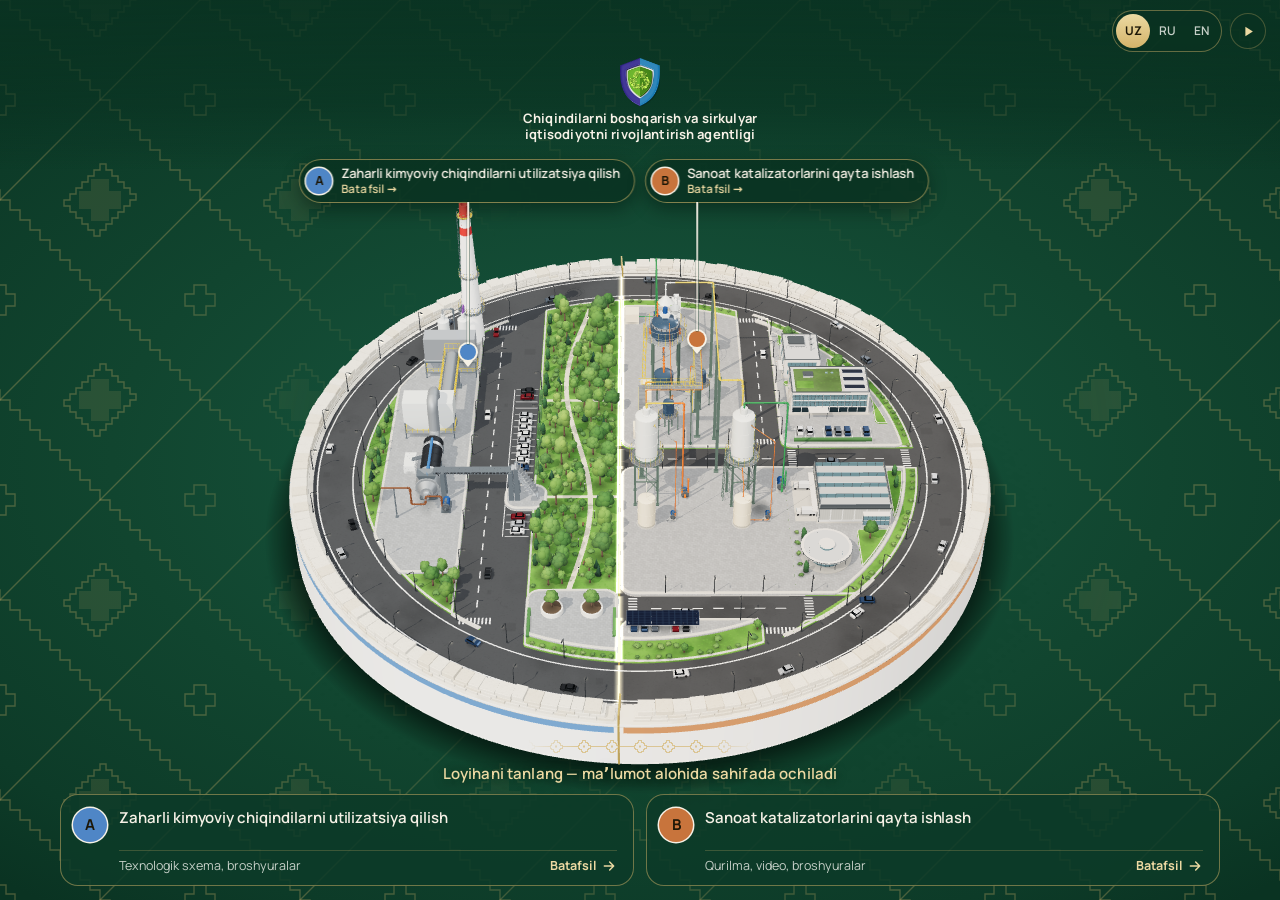
<file: index.html>
<!doctype html>
<html lang="uz-Latn">
<head>
<meta charset="utf-8">
<meta name="viewport" content="width=device-width, initial-scale=1, viewport-fit=cover">
<title>Maket — Chiqindilarni boshqarish va sirkulyar iqtisodiyotni rivojlantirish agentligi</title>
<meta name="description" content="Chiqindilarni boshqarish va sirkulyar iqtisodiyotni rivojlantirish agentligi · Milliy loyiha">
<meta name="theme-color" content="#0A3322">
<meta name="robots" content="noindex">
<link rel="icon" type="image/png" href="favicon.png">
<link rel="apple-touch-icon" href="apple-touch-icon.png">
<link rel="preload" href="fonts/manrope-latin-600-normal.woff2" as="font" type="font/woff2" crossorigin>
<link rel="stylesheet" href="fonts.css">
  <script type="module" crossorigin src="./assets/main-BdXyHq05.js"></script>
  <link rel="modulepreload" crossorigin href="./assets/i18n-Coo08iTp.js">
  <link rel="stylesheet" crossorigin href="./assets/main-DtxUJx4T.css">
</head>
<body>
<div class="stage" id="stage">
  <canvas id="c" role="img" tabindex="0" aria-describedby="modelDesc modelKeys"></canvas>
  <p id="modelKeys" class="sr" data-u="keys"></p>
  <h1 class="sr" data-f="org"></h1>
  <p id="modelDesc" class="sr" data-u="model"></p>
  <div class="labels" id="labels"></div>
  <div class="loading" id="loading" role="status"><span class="spin" aria-hidden="true"></span><span data-u="loading"></span></div>
</div>

<header class="top">
  <div class="tools">
    <div class="langs" role="group" data-ua="lang">
      <button type="button" data-l="uz" lang="uz-Latn" aria-label="UZ, Oʻzbekcha">UZ</button><button type="button" data-l="ru" lang="ru" aria-label="RU, Русский">RU</button><button type="button" data-l="en" lang="en" aria-label="EN, English">EN</button>
    </div>
    <button type="button" class="rotbtn" id="rotBtn" aria-pressed="true" data-ua="rotate"><svg class="pause" viewBox="0 0 24 24" aria-hidden="true"><path d="M8 5v14M16 5v14" stroke="currentColor" stroke-width="2.6" stroke-linecap="round"/></svg><svg class="play" viewBox="0 0 24 24" aria-hidden="true"><path d="M7 4.5v15l12-7.5z" fill="currentColor"/></svg></button>
    <button type="button" class="arbtn" id="arBtn" hidden><svg viewBox="0 0 24 24" aria-hidden="true"><path d="M12 2 3 7v10l9 5 9-5V7l-9-5Zm0 2.3 6.6 3.7L12 11.7 5.4 8 12 4.3ZM5 9.7l6 3.4v6.6l-6-3.4V9.7Zm8 10v-6.6l6-3.4v6.6l-6 3.4Z" fill="currentColor"/></svg><span data-u="ar"></span></button>
  </div>
  <!-- owner 3485: logo on its own, name under it, both link to the agency page on gov.uz; tools sit above -->
  <a class="brand" href="https://gov.uz/en/sanitation/activity_page/ommaviy-tadbirlar" target="_blank" rel="noopener"><img src="logo.png" alt="" width="40" height="48"><span data-f="org"></span></a>
</header>

<nav class="picker" id="picker" aria-labelledby="pickerTitle">
  <p class="hint" id="pickerTitle" data-u="pick"></p>
  <div class="chips">
    <!-- pass 7: cards follow the maket - project 2 (left half) on the left, project 1 Temir (right half) on the right -->
    <a class="chip" data-p="project-left" href="loyiha-2/" style="--acc:var(--acc-left)"><span class="tx"><span class="nm"><span class="n" aria-hidden="true">A</span><b data-u="shortLeft"></b></span><span class="meta"><small data-u="subLeft"></small><span class="go"><span data-u="more"></span><svg viewBox="0 0 24 24" aria-hidden="true"><path d="M5 12h13M13 6l6 6-6 6" fill="none" stroke="currentColor" stroke-width="2.2" stroke-linecap="round" stroke-linejoin="round"/></svg></span></span></span></a>
    <a class="chip" data-p="project-right" href="temir/" style="--acc:var(--acc-right)"><span class="tx"><span class="nm"><span class="n" aria-hidden="true">B</span><b data-u="shortRight"></b></span><span class="meta"><small data-u="subRight"></small><span class="go"><span data-u="more"></span><svg viewBox="0 0 24 24" aria-hidden="true"><path d="M5 12h13M13 6l6 6-6 6" fill="none" stroke="currentColor" stroke-width="2.2" stroke-linecap="round" stroke-linejoin="round"/></svg></span></span></span></a>
  </div>
</nav>

<div class="toast" id="toast" role="status" aria-live="polite"></div>
</body>
</html>
</file>
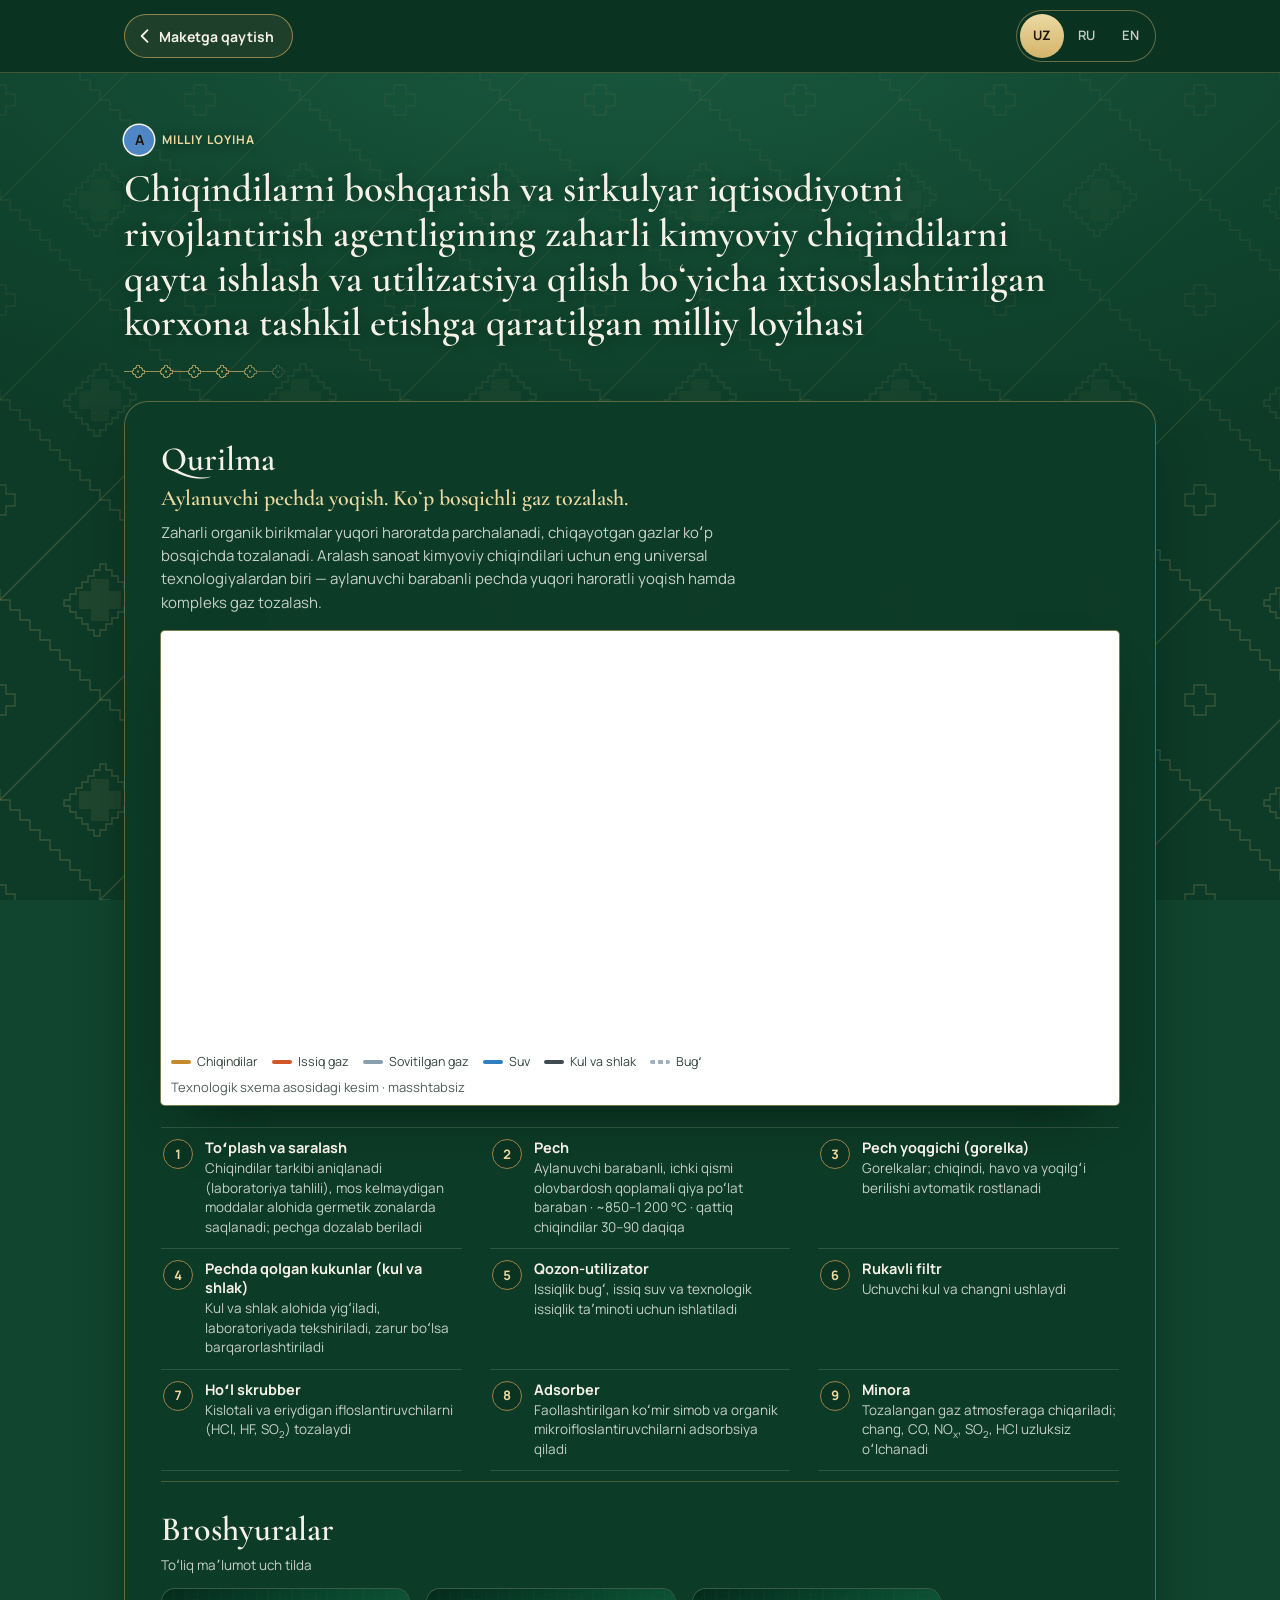
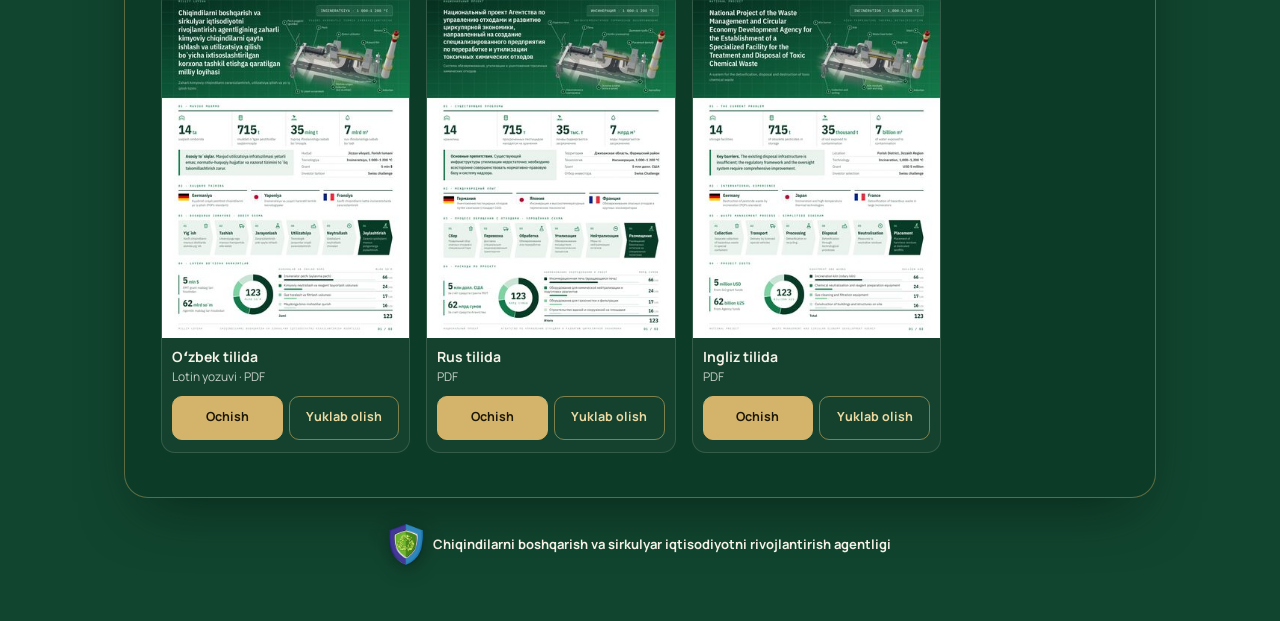
<file: loyiha-2/index.html>
<!doctype html>
<html lang="uz-Latn">
<head>
<meta charset="utf-8">
<meta name="viewport" content="width=device-width, initial-scale=1, viewport-fit=cover">
<title>Zaharli kimyoviy chiqindilarni utilizatsiya qilish — Chiqindilarni boshqarish va sirkulyar iqtisodiyotni rivojlantirish agentligi</title>
<meta name="theme-color" content="#0A3322">
<meta name="robots" content="noindex">
<link rel="icon" type="image/png" href="../favicon.png">
<link rel="apple-touch-icon" href="../apple-touch-icon.png">
<link rel="preload" href="../fonts/manrope-latin-600-normal.woff2" as="font" type="font/woff2" crossorigin>
<link rel="stylesheet" href="../fonts.css">
  <script type="module" crossorigin src="../assets/i18n-Coo08iTp.js"></script>
  <script type="module" crossorigin src="../assets/project-B7yWLRcd.js"></script>
  <link rel="stylesheet" crossorigin href="../assets/project-4Oq-PJOC.css">
</head>
<body data-project="project-left">
<a class="skip" href="#content" data-u="skip"></a>
<header class="ptop">
  <a class="back" id="backLink" href="../"><svg viewBox="0 0 24 24" aria-hidden="true"><path d="M15 5 8 12l7 7" fill="none" stroke="currentColor" stroke-width="2.2" stroke-linecap="round" stroke-linejoin="round"/></svg><span data-u="backModel"></span></a>
  <div class="langs" role="group" data-ua="lang">
    <button type="button" data-l="uz" lang="uz-Latn" aria-label="UZ, Oʻzbekcha">UZ</button><button type="button" data-l="ru" lang="ru" aria-label="RU, Русский">RU</button><button type="button" data-l="en" lang="en" aria-label="EN, English">EN</button>
  </div>
</header>
<main class="page" id="content" tabindex="-1"></main>
</body>
</html>
</file>
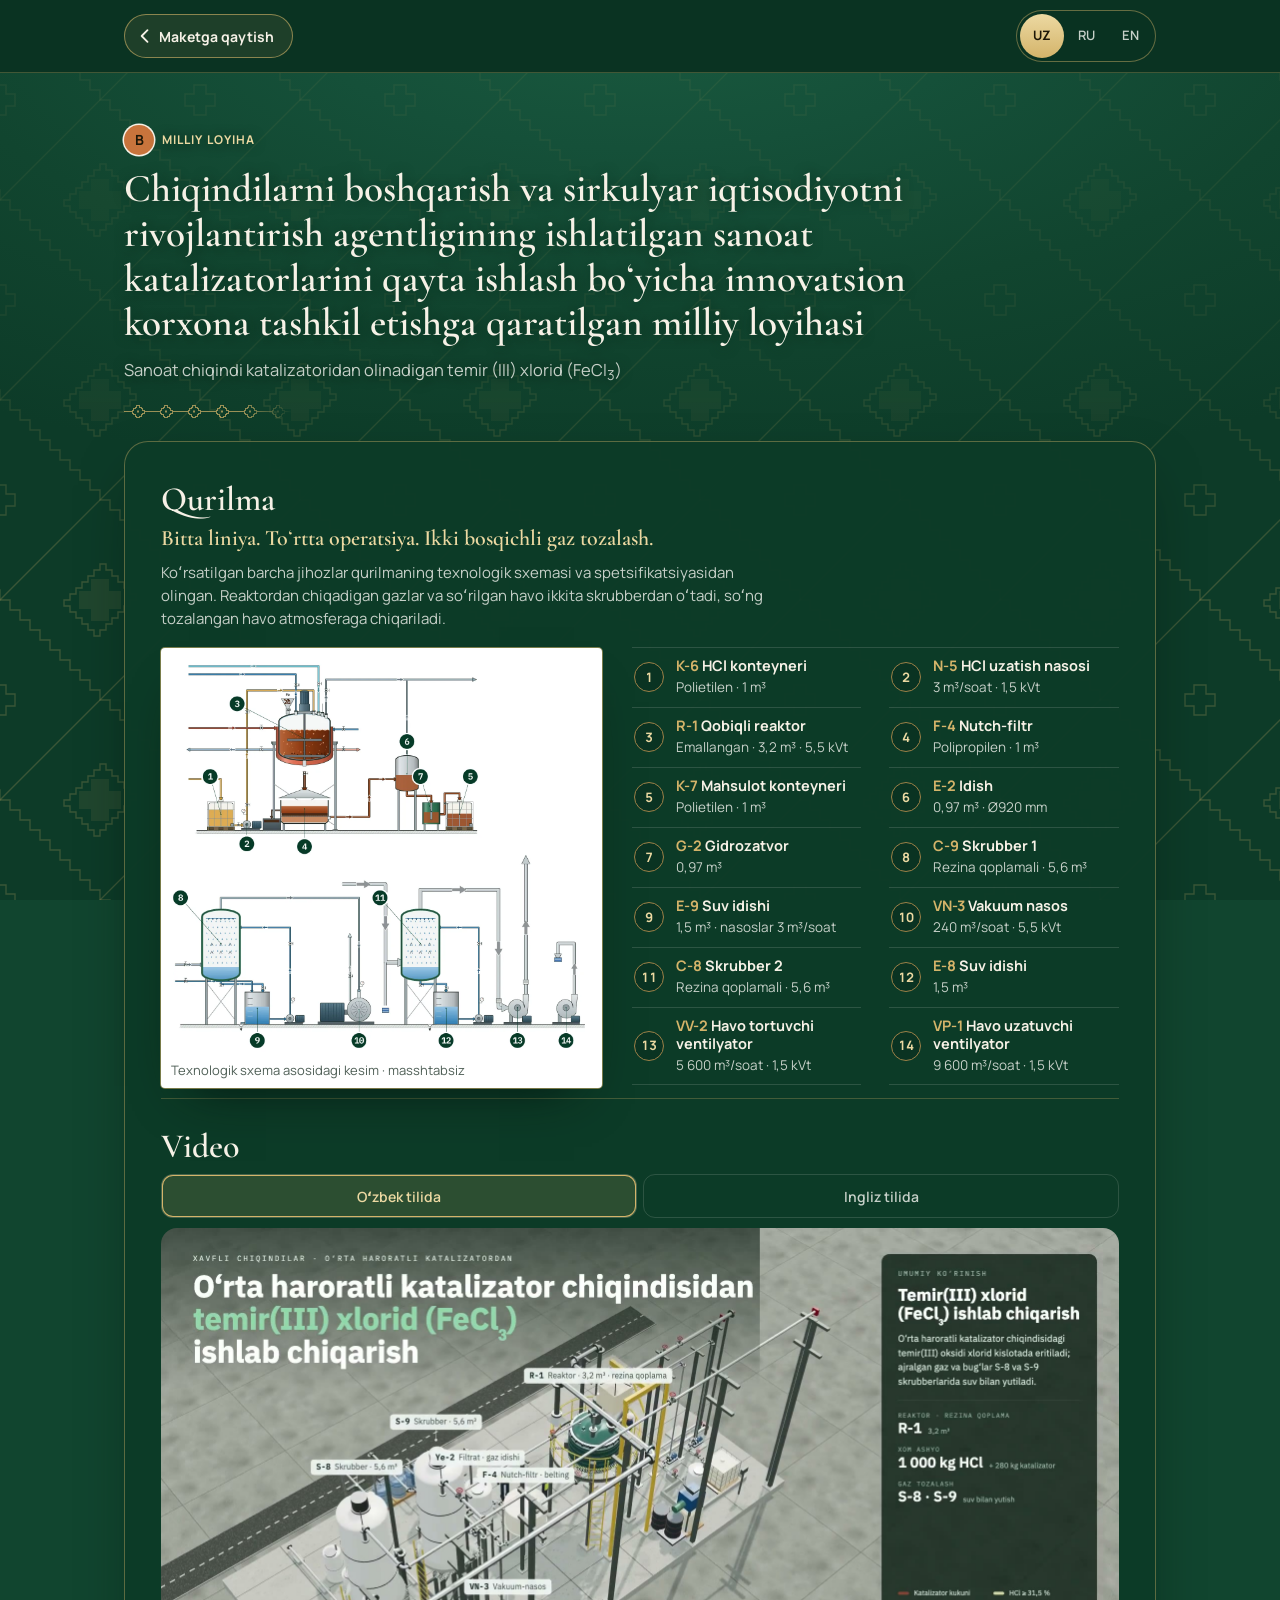
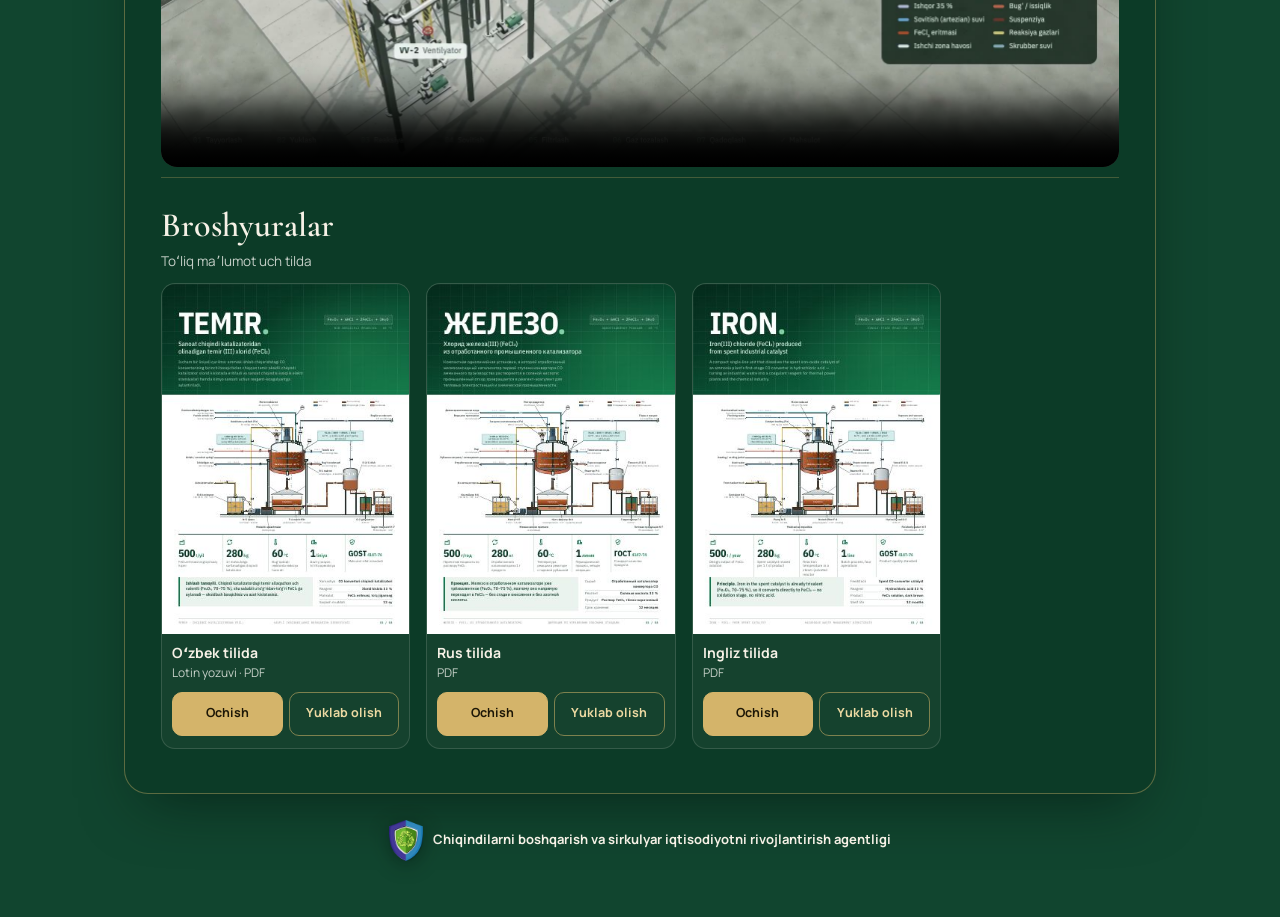
<file: temir/index.html>
<!doctype html>
<html lang="uz-Latn">
<head>
<meta charset="utf-8">
<meta name="viewport" content="width=device-width, initial-scale=1, viewport-fit=cover">
<title>Sanoat katalizatorlarini qayta ishlash — Chiqindilarni boshqarish va sirkulyar iqtisodiyotni rivojlantirish agentligi</title>
<meta name="theme-color" content="#0A3322">
<meta name="robots" content="noindex">
<link rel="icon" type="image/png" href="../favicon.png">
<link rel="apple-touch-icon" href="../apple-touch-icon.png">
<link rel="preload" href="../fonts/manrope-latin-600-normal.woff2" as="font" type="font/woff2" crossorigin>
<link rel="stylesheet" href="../fonts.css">
  <script type="module" crossorigin src="../assets/i18n-Coo08iTp.js"></script>
  <script type="module" crossorigin src="../assets/project-B7yWLRcd.js"></script>
  <link rel="stylesheet" crossorigin href="../assets/project-4Oq-PJOC.css">
</head>
<body data-project="project-right">
<a class="skip" href="#content" data-u="skip"></a>
<header class="ptop">
  <a class="back" id="backLink" href="../"><svg viewBox="0 0 24 24" aria-hidden="true"><path d="M15 5 8 12l7 7" fill="none" stroke="currentColor" stroke-width="2.2" stroke-linecap="round" stroke-linejoin="round"/></svg><span data-u="backModel"></span></a>
  <div class="langs" role="group" data-ua="lang">
    <button type="button" data-l="uz" lang="uz-Latn" aria-label="UZ, Oʻzbekcha">UZ</button><button type="button" data-l="ru" lang="ru" aria-label="RU, Русский">RU</button><button type="button" data-l="en" lang="en" aria-label="EN, English">EN</button>
  </div>
</header>
<main class="page" id="content" tabindex="-1"></main>
</body>
</html>
</file>
<file: fonts.css>
@font-face{font-family:"Cormorant";font-weight:600;font-style:normal;font-display:swap;src:url(fonts/cormorant-garamond-latin-600-normal.woff2) format("woff2");unicode-range:U+0000-00FF,U+0131,U+0152-0153,U+02BB-02BC,U+02C6,U+02DA,U+02DC,U+0304,U+0308,U+0329,U+2000-206F,U+20AC,U+2122,U+2212,U+FEFF}
@font-face{font-family:"Cormorant";font-weight:600;font-style:normal;font-display:swap;src:url(fonts/cormorant-garamond-latin-ext-600-normal.woff2) format("woff2");unicode-range:U+0100-02BA,U+02BD-02C5,U+02C7-02CC,U+02CE-02D7,U+02DD-02FF,U+1E00-1E9F,U+2C60-2C7F,U+A720-A7FF}
@font-face{font-family:"Cormorant";font-weight:600;font-style:normal;font-display:swap;src:url(fonts/cormorant-garamond-cyrillic-600-normal.woff2) format("woff2");unicode-range:U+0301,U+0400-045F,U+0490-0491,U+04B0-04B1,U+2116}
@font-face{font-family:"Cormorant";font-weight:500;font-style:italic;font-display:swap;src:url(fonts/cormorant-garamond-latin-500-italic.woff2) format("woff2");unicode-range:U+0000-00FF,U+0131,U+0152-0153,U+02BB-02BC,U+2000-206F}
@font-face{font-family:"Cormorant";font-weight:500;font-style:italic;font-display:swap;src:url(fonts/cormorant-garamond-latin-ext-500-italic.woff2) format("woff2");unicode-range:U+0100-0130,U+0132-0151,U+0154-02BA,U+02BD-02FF,U+1E00-1E9F}
@font-face{font-family:"Cormorant";font-weight:500;font-style:italic;font-display:swap;src:url(fonts/cormorant-garamond-cyrillic-500-italic.woff2) format("woff2");unicode-range:U+0400-045F,U+0490-0491,U+04B0-04B1}
@font-face{font-family:"Manrope";font-weight:400;font-display:swap;src:url(fonts/manrope-latin-400-normal.woff2) format("woff2");unicode-range:U+0000-00FF,U+0131,U+0152-0153,U+02BB-02BC,U+02C6,U+02DA,U+02DC,U+2000-206F,U+20AC,U+2122,U+2212,U+FEFF}
@font-face{font-family:"Manrope";font-weight:500;font-display:swap;src:url(fonts/manrope-latin-500-normal.woff2) format("woff2");unicode-range:U+0000-00FF,U+0131,U+0152-0153,U+02BB-02BC,U+02C6,U+02DA,U+02DC,U+2000-206F,U+20AC,U+2122,U+2212,U+FEFF}
@font-face{font-family:"Manrope";font-weight:600;font-display:swap;src:url(fonts/manrope-latin-600-normal.woff2) format("woff2");unicode-range:U+0000-00FF,U+0131,U+0152-0153,U+02BB-02BC,U+02C6,U+02DA,U+02DC,U+2000-206F,U+20AC,U+2122,U+2212,U+FEFF}
@font-face{font-family:"Manrope";font-weight:700;font-display:swap;src:url(fonts/manrope-latin-700-normal.woff2) format("woff2");unicode-range:U+0000-00FF,U+0131,U+0152-0153,U+02BB-02BC,U+02C6,U+02DA,U+02DC,U+2000-206F,U+20AC,U+2122,U+2212,U+FEFF}
@font-face{font-family:"Manrope";font-weight:400;font-display:swap;src:url(fonts/manrope-latin-ext-400-normal.woff2) format("woff2");unicode-range:U+0100-02BA,U+02BD-02C5,U+02C7-02CC,U+02CE-02D7,U+02DD-02FF,U+1E00-1E9F,U+2C60-2C7F,U+A720-A7FF}
@font-face{font-family:"Manrope";font-weight:500;font-display:swap;src:url(fonts/manrope-latin-ext-500-normal.woff2) format("woff2");unicode-range:U+0100-02BA,U+02BD-02C5,U+02C7-02CC,U+02CE-02D7,U+02DD-02FF,U+1E00-1E9F,U+2C60-2C7F,U+A720-A7FF}
@font-face{font-family:"Manrope";font-weight:600;font-display:swap;src:url(fonts/manrope-latin-ext-600-normal.woff2) format("woff2");unicode-range:U+0100-02BA,U+02BD-02C5,U+02C7-02CC,U+02CE-02D7,U+02DD-02FF,U+1E00-1E9F,U+2C60-2C7F,U+A720-A7FF}
@font-face{font-family:"Manrope";font-weight:700;font-display:swap;src:url(fonts/manrope-latin-ext-700-normal.woff2) format("woff2");unicode-range:U+0100-02BA,U+02BD-02C5,U+02C7-02CC,U+02CE-02D7,U+02DD-02FF,U+1E00-1E9F,U+2C60-2C7F,U+A720-A7FF}
@font-face{font-family:"Manrope";font-weight:400;font-display:swap;src:url(fonts/manrope-cyrillic-400-normal.woff2) format("woff2");unicode-range:U+0301,U+0400-045F,U+0490-0491,U+04B0-04B1,U+2116}
@font-face{font-family:"Manrope";font-weight:500;font-display:swap;src:url(fonts/manrope-cyrillic-500-normal.woff2) format("woff2");unicode-range:U+0301,U+0400-045F,U+0490-0491,U+04B0-04B1,U+2116}
@font-face{font-family:"Manrope";font-weight:600;font-display:swap;src:url(fonts/manrope-cyrillic-600-normal.woff2) format("woff2");unicode-range:U+0301,U+0400-045F,U+0490-0491,U+04B0-04B1,U+2116}
@font-face{font-family:"Manrope";font-weight:700;font-display:swap;src:url(fonts/manrope-cyrillic-700-normal.woff2) format("woff2");unicode-range:U+0301,U+0400-045F,U+0490-0491,U+04B0-04B1,U+2116}
</file>
<file: assets/main-DtxUJx4T.css>
:root{--bg-0:#0a3322;--bg-1:#0d3b28;--bg-2:#0e4029;--stage:#1b5c41;--cream:#f6f1e6;--text:#efeadd;--mute:#c6d0c8;--gold:#d4b46a;--gold-hi:#ecd9a2;--gold-lo:#9c8148;--on-gold:#1d1707;--hair:#d4b46a4d;--hair-soft:#f6f1e624;--glass:#0a3322d1;--surface:#0d3b28f7;--lift:#f6f1e60a;--shadow-tint:#01120b;--acc-right:#c8743c;--acc-left:#4f86c6;--green:#073b27;--sans:"Manrope",system-ui,-apple-system,"Segoe UI",Roboto,sans-serif;--serif:"Cormorant","Cormorant Garamond",Georgia,serif;--safe-t:env(safe-area-inset-top,0px);--safe-b:env(safe-area-inset-bottom,0px)}*{box-sizing:border-box}html,body{margin:0}body{font:400 16px/1.5 var(--sans);color:var(--text);background-color:#11452f;background-image:radial-gradient(ellipse 75% 62% at var(--stage-x,50%) var(--stage-y,47%),#1a5a3f 0%,#155039 25%,#11452f 55%,#0d3b28 85%,#0a3322 100%);-webkit-font-smoothing:antialiased;-webkit-tap-highlight-color:transparent}button{font:inherit;color:inherit;cursor:pointer}.sr{clip:rect(0 0 0 0);white-space:nowrap;width:1px;height:1px;position:absolute;overflow:hidden}:focus-visible{outline:2px solid var(--gold-hi);outline-offset:3px;box-shadow:0 0 0 6px #0a3322e6}.langs{background:var(--glass);-webkit-backdrop-filter:blur(12px);border:1px solid #d4b46a73;border-radius:999px;padding:3px;display:flex}.langs button{min-width:44px;height:44px;color:var(--mute);background:0 0;border:0;border-radius:999px;font-size:13px;font-weight:600}.langs button[aria-pressed=true]{background:linear-gradient(180deg,var(--gold-hi),var(--gold));color:var(--on-gold);font-weight:700}.back{height:44px;color:var(--cream);background:#f6f1e60f;border:1px solid #d4b46a73;border-radius:999px;align-items:center;gap:4px;padding:0 16px 0 10px;font-size:14px;font-weight:700;display:flex}.back svg{width:20px;height:20px;color:var(--cream)}.over{letter-spacing:.09em;text-transform:uppercase;color:var(--gold);align-items:center;gap:8px;margin:6px 0 4px;font-size:11.5px;font-weight:700;display:flex}.over i{background:var(--acc);border-radius:50%;width:9px;height:9px}.ptitle{font:600 30px/1.08 var(--serif);color:var(--cream);margin:0 0 6px}.psub{color:var(--mute);margin:0 0 18px;font-size:15px}.sec{border-top:1px solid #d4b46a47;padding:18px 0 4px}.sec h3{font:600 22px/1.15 var(--serif);color:var(--cream);margin:0 0 4px}.sec .note{color:var(--mute);margin:0 0 12px;font-size:13.5px}.vtabs{gap:6px;margin:8px 0 10px;display:flex}.vtabs button{border:1px solid var(--hair-soft);min-height:44px;color:var(--mute);background:0 0;border-radius:12px;flex:1;font-size:14px;font-weight:600}.vtabs button[aria-selected=true]{color:var(--gold-hi);background:#d4b46a17;box-shadow:inset 0 0 0 1px #d4b46aa6}.player video{aspect-ratio:16/9;object-fit:cover;background:#0b2a1d;border-radius:14px;width:100%;display:block}.docs{grid-template-columns:1fr 1fr;gap:12px;display:grid}.doc{border:1px solid var(--hair-soft);background:var(--lift);border-radius:14px;flex-direction:column;display:flex;overflow:hidden}.doc .thumb{aspect-ratio:330/233;background:#0b2a1d;display:block}.doc img{object-fit:cover;width:100%;height:100%;display:block}.doc .dm{gap:2px;padding:10px 10px 12px;display:grid}.doc b{color:var(--cream);font-size:14px;line-height:1.25}.doc small{color:var(--mute);font-size:12px}.acts{gap:6px;margin-top:8px;display:flex}.btn{white-space:nowrap;min-height:44px;color:var(--gold-hi);text-align:center;background:0 0;border:1px solid #d4b46a8c;border-radius:10px;flex:1;place-items:center;padding:0 6px;font-size:12.5px;font-weight:700;text-decoration:none;display:grid}.btn.solid{color:var(--on-gold);background:#d4b46a;border-color:#d4b46a}.lede{color:var(--text);margin:6px 0 14px;font-size:15.5px;line-height:1.6}.plaque{border:1px solid var(--hair);box-shadow:inset 0 0 0 4px var(--bg-1),inset 0 0 0 5px #d4b46a38;color:var(--text);text-align:center;background:#d4b46a14;border-radius:14px;margin:0 0 14px;padding:14px 12px}.eq{font:600 21px/1.3 var(--serif);color:var(--gold-hi);flex-wrap:wrap;justify-content:center;gap:4px 8px;display:flex}.eq .prod{color:var(--cream)}.cond{color:var(--mute);margin:6px 0 0;font-size:12.5px}.principle{border:1px solid var(--hair);color:var(--text);background:#d4b46a0f;border-radius:12px;margin:0 0 16px;padding:12px 14px;font-size:14.5px}.principle b{letter-spacing:.09em;text-transform:uppercase;color:var(--gold);margin-bottom:2px;font-size:11.5px;display:block}.figs{grid-template-columns:1fr 1fr;gap:10px;margin:8px 0 16px;display:grid}.fig{border:1px solid var(--hair-soft);background:var(--lift);border-radius:12px;padding:12px}.fig .fv{color:var(--gold-hi);align-items:baseline;gap:5px;display:flex}.fig .fv b{font:600 28px/1 var(--serif);font-variant-numeric:lining-nums;color:var(--gold-hi)}.fig:last-child:nth-child(odd){grid-column:1/-1}.fig .fv i{color:var(--gold);font-size:15px;font-style:normal;font-weight:600}.fig p{color:var(--mute);margin:6px 0 0;font-size:12.8px;line-height:1.4}.nw{white-space:nowrap}.full{color:var(--mute);max-width:68ch;margin:0 0 6px;font-size:13px;line-height:1.5}.org{color:var(--mute);align-items:center;gap:10px;margin:14px 0 0;font-size:12.5px;display:flex}.org img{width:30px;height:auto}.org b{color:var(--cream);display:block}.empty{text-align:center;color:var(--mute);justify-items:center;gap:6px;padding:46px 10px 30px;display:grid}.empty svg{width:54px;height:54px;color:var(--acc-left);margin-bottom:6px}.empty b{font:600 24px/1.15 var(--serif);color:var(--cream)}@media (prefers-reduced-motion:reduce){*{transition-duration:.01ms!important;animation-duration:.01ms!important}}html,body{overscroll-behavior:none;height:100%;overflow:hidden}body:before{content:"";z-index:0;pointer-events:none;-webkit-mask-image:radial-gradient(circle at var(--stage-x,50%) var(--stage-y,47%),transparent 0 30vmin,#0009 42vmin,#000 56vmin);-webkit-mask-image:radial-gradient(circle at var(--stage-x,50%) var(--stage-y,47%),transparent 0 30vmin,#0009 42vmin,#000 56vmin);mask-image:radial-gradient(circle at var(--stage-x,50%) var(--stage-y,47%),transparent 0 30vmin,#0009 42vmin,#000 56vmin);background:url("data:image/svg+xml,%3csvg%20xmlns='http://www.w3.org/2000/svg'%20width='200'%20height='200'%20viewBox='0%200%20200%20200'%3e%3cpath%20d='M0%20200%20L200%200%20M-100%20100%20L100%20-100%20M100%20300%20L300%20100'%20stroke='%23D4B46A'%20stroke-opacity='.30'%20stroke-width='1.4'%20fill='none'/%3e%3cpath%20d='M0%200%20h10%20v10%20h10%20v10%20h10%20v10%20h10%20v10%20h10%20v10%20h10%20v10%20h10%20v10%20h10%20v10%20h10%20v10%20h10%20v10%20h10%20v10%20h10%20v10%20h10%20v10%20h10%20v10%20h10%20v10%20h10%20v10%20h10%20v10%20h10%20v10%20h10%20v10%20h10%20v10%20M-100%20100%20h10%20v10%20h10%20v10%20h10%20v10%20h10%20v10%20h10%20v10%20h10%20v10%20h10%20v10%20h10%20v10%20h10%20v10%20h10%20v10%20h10%20v10%20h10%20v10%20h10%20v10%20h10%20v10%20h10%20v10%20h10%20v10%20h10%20v10%20h10%20v10%20h10%20v10%20h10%20v10%20M100%20-100%20h10%20v10%20h10%20v10%20h10%20v10%20h10%20v10%20h10%20v10%20h10%20v10%20h10%20v10%20h10%20v10%20h10%20v10%20h10%20v10%20h10%20v10%20h10%20v10%20h10%20v10%20h10%20v10%20h10%20v10%20h10%20v10%20h10%20v10%20h10%20v10%20h10%20v10%20h10%20v10'%20stroke='%23D4B46A'%20stroke-opacity='.30'%20stroke-width='1.4'%20fill='none'/%3e%3cpath%20d='M100%20-36%20h6%20v6%20h6%20v6%20h6%20v6%20h6%20v6%20h6%20v6%20h6%20v6%20h-6%20v6%20h-6%20v6%20h-6%20v6%20h-6%20v6%20h-6%20v6%20h-6%20v6%20h-6%20v-6%20h-6%20v-6%20h-6%20v-6%20h-6%20v-6%20h-6%20v-6%20h-6%20v-6%20h6%20v-6%20h6%20v-6%20h6%20v-6%20h6%20v-6%20h6%20v-6%20h6%20v-6%20Z'%20stroke='%23D4B46A'%20stroke-opacity='.30'%20stroke-width='1.4'%20fill='none'/%3e%3cpath%20d='M91%20-21%20h18%20v12%20h12%20v18%20h-12%20v12%20h-18%20v-12%20h-12%20v-18%20h12%20Z'%20fill='%23D4B46A'%20fill-opacity='.13'/%3e%3cpath%20d='M100%20164%20h6%20v6%20h6%20v6%20h6%20v6%20h6%20v6%20h6%20v6%20h6%20v6%20h-6%20v6%20h-6%20v6%20h-6%20v6%20h-6%20v6%20h-6%20v6%20h-6%20v6%20h-6%20v-6%20h-6%20v-6%20h-6%20v-6%20h-6%20v-6%20h-6%20v-6%20h-6%20v-6%20h6%20v-6%20h6%20v-6%20h6%20v-6%20h6%20v-6%20h6%20v-6%20h6%20v-6%20Z'%20stroke='%23D4B46A'%20stroke-opacity='.30'%20stroke-width='1.4'%20fill='none'/%3e%3cpath%20d='M91%20179%20h18%20v12%20h12%20v18%20h-12%20v12%20h-18%20v-12%20h-12%20v-18%20h12%20Z'%20fill='%23D4B46A'%20fill-opacity='.13'/%3e%3cpath%20d='M-6%2085%20h12%20v9%20h9%20v12%20h-9%20v9%20h-12%20v-9%20h-9%20v-12%20h9%20Z'%20stroke='%23D4B46A'%20stroke-opacity='.30'%20stroke-width='1.4'%20fill='none'/%3e%3cpath%20d='M194%2085%20h12%20v9%20h9%20v12%20h-9%20v9%20h-12%20v-9%20h-9%20v-12%20h9%20Z'%20stroke='%23D4B46A'%20stroke-opacity='.30'%20stroke-width='1.4'%20fill='none'/%3e%3c/svg%3e") 0 0/200px 200px;position:fixed;top:0;bottom:0;left:0;right:0}@media (max-width:600px){body:before{opacity:1;-webkit-mask-image:radial-gradient(circle at var(--stage-x,50%) var(--stage-y,47%),transparent 0 30vmin,#0009 42vmin,#000 56vmin),linear-gradient(#000 55%,#00000059 75%,transparent 88%);-webkit-mask-composite:source-in;-webkit-mask-image:radial-gradient(circle at var(--stage-x,50%) var(--stage-y,47%),transparent 0 30vmin,#0009 42vmin,#000 56vmin),linear-gradient(#000 55%,#00000059 75%,transparent 88%);mask-image:radial-gradient(circle at var(--stage-x,50%) var(--stage-y,47%),transparent 0 30vmin,#0009 42vmin,#000 56vmin),linear-gradient(#000 55%,#00000059 75%,transparent 88%);background-size:160px 160px;-webkit-mask-composite:source-in;mask-composite:intersect}}.stage{z-index:1;position:fixed;top:0;bottom:0;left:0;right:0}#c{touch-action:none;outline:none;width:100%;height:100%;display:block}#c:focus-visible{outline:2px solid var(--gold-hi);outline-offset:-6px;box-shadow:none}.loading{color:var(--mute);place-content:center;justify-items:center;gap:12px;font-size:14px;transition:opacity .5s;display:grid;position:absolute;top:0;bottom:0;left:0;right:0}.loading.done{opacity:0;pointer-events:none}.spin{border:2.5px solid #ecd9a22e;border-top-color:var(--gold-hi);border-radius:50%;width:28px;height:28px;animation:1s linear infinite sp}@keyframes sp{to{transform:rotate(1turn)}}.top{padding:calc(10px + var(--safe-t)) 14px 10px;pointer-events:none;z-index:5;justify-content:space-between;align-items:center;gap:10px;display:flex;position:fixed;top:0;left:0;right:0}.top>*{pointer-events:auto}.top:before{content:"";z-index:-1;pointer-events:none;background:linear-gradient(#0a3322e0,#0a332299 62%,#0a332200);position:absolute;top:0;bottom:-16px;left:0;right:0}.brand{min-width:0;color:var(--cream);letter-spacing:.01em;align-items:center;gap:9px;font-size:12.5px;font-weight:700;line-height:1.2;text-decoration:none;display:flex}.brand img{flex:none}.brand span{text-wrap:balance;max-width:300px}.tools{flex-shrink:0;align-items:center;gap:8px;display:flex}.arbtn{height:44px;color:var(--on-gold);letter-spacing:.04em;background:#d4b46a;border:0;border-radius:999px;align-items:center;gap:6px;padding:0 15px;font-size:13px;font-weight:700;display:flex;box-shadow:0 8px 22px -10px #01120b99}.arbtn svg{width:18px;height:18px;color:var(--on-gold)}.arbtn[hidden]{display:none}.rotbtn{border:1px solid var(--hair);background:var(--glass);-webkit-backdrop-filter:blur(12px);width:44px;height:44px;color:var(--gold-hi);border-radius:50%;place-items:center;display:grid}.rotbtn svg{width:18px;height:18px}.rotbtn .play{display:none}.rotbtn[aria-pressed=false] .play{display:block}.rotbtn[aria-pressed=false] .pause{display:none}.labels{pointer-events:none;position:absolute;top:0;bottom:0;left:0;right:0;overflow:hidden}.plabel{pointer-events:auto;min-height:44px;color:var(--cream);-webkit-backdrop-filter:blur(10px);white-space:nowrap;will-change:transform;background:#0a3322e0;border:1px solid #d4b46a99;border-radius:24px;align-items:center;gap:9px;padding:5px 14px 5px 6px;text-decoration:none;transition:opacity .25s,background .2s,box-shadow .2s,border-color .2s;display:flex;position:absolute;top:0;left:0;box-shadow:0 6px 18px #01120b73}.plabel .n{background:var(--acc);width:26px;height:26px;color:var(--on-gold);font:700 12.5px/1 var(--sans);box-shadow:0 0 0 1.5px var(--cream);border-radius:50%;flex:none;place-items:center;display:grid}.plabel .tx{gap:0;line-height:1.2;display:grid}.plabel .tx b{font-size:13px;font-weight:600}.plabel .tx small{color:var(--gold-hi);letter-spacing:.02em;font-size:11.5px;font-weight:600}.plabel:after{content:"";left:var(--lx,50%);width:1.5px;height:var(--lead,26px);transform-origin:50% 0;transform:translateX(-50%) rotate(var(--ang,0deg));pointer-events:none;background:linear-gradient(#f6f1e6f2,#f6f1e68c);position:absolute;top:100%;box-shadow:0 0 0 .5px #0a332299}.plabel .pin{left:var(--px,50%);top:calc(100% + var(--dy,26px));width:24px;height:24px;font:700 12px/1 var(--sans);color:var(--on-gold);background:var(--acc);box-shadow:0 0 0 2px var(--cream),0 3px 8px #01120b80;pointer-events:none;border-radius:50%;place-items:center;transition:box-shadow .2s;display:grid;position:absolute;transform:translate(-50%)}.plabel .pin:after{content:"";border:5px solid #0000;border-top:6px solid var(--cream);border-bottom:0;width:0;height:0;position:absolute;top:calc(100% + 1px);left:50%;transform:translate(-50%)}.plabel.on{border-color:var(--acc);box-shadow:0 0 0 1.5px var(--acc),0 6px 18px #01120b73;background:#0a3322f7}.plabel.on .pin{box-shadow:0 0 0 2px var(--cream),0 0 0 7px color-mix(in srgb,var(--acc) 45%,transparent),0 3px 8px #01120b80}@media (max-width:600px){.plabel{white-space:normal;border-radius:16px;gap:7px;max-width:calc(50vw - 20px);padding:5px 10px 5px 6px}.plabel .tx b{font-size:12px;line-height:1.22}.plabel .tx small{font-size:11px}}.picker{left:50%;bottom:calc(14px + var(--safe-b));z-index:4;justify-items:center;gap:10px;width:min(1160px,100% - 32px);display:grid;position:fixed;transform:translate(-50%)}.hint{text-align:center;color:var(--gold-hi);letter-spacing:.01em;text-shadow:0 1px 10px #0a3322e6;max-width:34em;margin:0;font-size:14px;font-weight:600;line-height:1.35}.chips{grid-template-columns:1fr 1fr;gap:12px;width:100%;display:grid}.chip{-webkit-backdrop-filter:blur(12px);color:var(--cream);text-align:left;background:#0d3b28e0;border:1px solid #d4b46a80;border-radius:18px;padding:12px 16px 11px 12px;text-decoration:none;transition:background .2s,border-color .2s,box-shadow .2s;display:flex}.chip .tx{flex-direction:column;flex:1;gap:8px;min-width:0;display:flex}.chip .nm{grid-template-columns:auto 1fr;align-items:start;column-gap:12px;display:grid}.chip .n{background:var(--acc);width:34px;height:34px;color:var(--on-gold);font:700 15px/1 var(--sans);box-shadow:0 0 0 1.5px var(--cream);border-radius:50%;flex:none;place-items:center;margin-top:1px;display:grid}.chip .nm{font-size:15px;line-height:1.4}.chip .nm b{letter-spacing:-.003em;text-wrap:pretty;overflow-wrap:break-word;-webkit-hyphens:manual;hyphens:manual;font-weight:600}.chip .meta{border-top:1px solid #d4b46a3d;justify-content:space-between;align-items:center;gap:12px;margin-top:auto;margin-left:46px;padding-top:7px;display:flex}.chip .meta small{color:var(--mute);font-size:12.5px;line-height:1.3}.chip .go{color:var(--gold-hi);flex:none;align-items:center;gap:4px;font-size:12.5px;font-weight:700;line-height:1.3;display:flex}.chip .go svg{width:16px;height:16px}.chip:hover,.chip.on{border-color:var(--acc);box-shadow:0 0 0 1px var(--acc),0 10px 26px -12px #01120bb3;background:#0d3b28f7}.chip:active{transform:translateY(1px)}@media (min-width:760px){.hint{font-size:15px}}@media (min-width:1360px){.chip .nm{font-size:15.5px}}@media (max-width:600px){.picker{gap:7px;width:calc(100% - 20px)}.hint{clip:rect(0 0 0 0);white-space:nowrap;width:1px;height:1px;position:absolute;overflow:hidden}.picker:before{display:none}.chips{grid-template-columns:1fr;grid-auto-rows:1fr;gap:7px}.chip{border-radius:16px;padding:9px 12px 8px 10px}.chip .tx{gap:6px}.chip .nm{font-size:13px;line-height:1.38;display:block}.chip .n{float:left;width:24px;height:24px;margin:0 8px 0 0;font-size:12.5px}.chip .nm b{letter-spacing:-.004em}.chip .meta{clear:both;margin-left:0;padding-top:5px}.chip[data-p=project-right]{order:-1}.chip .meta small,.chip .go{font-size:12px}.chip .go svg{width:14px;height:14px}}.picker:before{content:"";opacity:.65;background:url("data:image/svg+xml,%3csvg%20xmlns='http://www.w3.org/2000/svg'%20width='28'%20height='15'%20viewBox='0%200%2028%2015'%3e%3cg%20fill='none'%20stroke='%23D4B46A'%20stroke-width='1'%20shape-rendering='crispEdges'%3e%3cpath%20d='M0%207.5h8M20%207.5h8'/%3e%3cpath%20d='M12.5%201.5h3V3H17v1.5h1.5V6H20v3h-1.5v1.5H17V12h-1.5v1.5h-3V12H11v-1.5H9.5V9H8V6h1.5V4.5H11V3h1.5Z'/%3e%3c/g%3e%3cpath%20d='M13%206.5h2v2h-2Z'%20fill='%23D4B46A'/%3e%3c/svg%3e") 50%/28px 15px repeat-x;width:min(224px,60%);height:15px;-webkit-mask-image:linear-gradient(90deg,#0000,#000 22% 78%,#0000);mask-image:linear-gradient(90deg,#0000,#000 22% 78%,#0000)}.toast{left:50%;top:calc(70px + var(--safe-t));background:var(--cream);color:var(--bg-1);opacity:0;pointer-events:none;z-index:20;text-align:center;border-radius:12px;max-width:calc(100% - 32px);padding:10px 16px;font-size:14px;transition:all .3s;position:fixed;transform:translate(-50%,-10px);box-shadow:0 10px 30px #01120b80}.toast.show{opacity:1;transform:translate(-50%)}@media (max-width:480px){.top{padding-left:10px;padding-right:10px}.brand{letter-spacing:0;font-size:11.5px;line-height:1.25}.brand img{width:34px}.tools{gap:6px}.langs button{min-width:40px}}@media (max-width:340px){.brand{font-size:10.5px}}@media (max-height:480px){html,body{height:auto;overflow:auto}.stage{height:max(320px,78vh);position:relative}.picker{margin:12px auto calc(16px + var(--safe-b));position:relative;bottom:auto;left:auto;transform:none}}.plabel .pin{width:16px;height:16px;font-size:0}.top{flex-direction:column;justify-content:flex-start;align-items:stretch;gap:6px}.top .tools{align-self:flex-end}.brand{text-align:center;flex-direction:column;align-self:center;align-items:center;gap:5px;font-size:13px}.brand img{width:40px;height:auto}.brand span{max-width:340px}.brand:focus-visible{outline:2px solid var(--gold-hi);outline-offset:4px;border-radius:8px}@media (max-width:480px){.brand{font-size:11.5px}.brand img{width:34px}}@media (max-width:340px){.brand{font-size:10.5px}}.top .langs button{min-width:34px;height:34px;padding:0 4px;font-size:12px}.top .rotbtn{width:36px;height:36px}.top .rotbtn svg{width:15px;height:15px}
</file>
<file: assets/project-4Oq-PJOC.css>
:root{--bg-0:#0a3322;--bg-1:#0d3b28;--bg-2:#0e4029;--stage:#1b5c41;--cream:#f6f1e6;--text:#efeadd;--mute:#c6d0c8;--gold:#d4b46a;--gold-hi:#ecd9a2;--gold-lo:#9c8148;--on-gold:#1d1707;--hair:#d4b46a4d;--hair-soft:#f6f1e624;--glass:#0a3322d1;--surface:#0d3b28f7;--lift:#f6f1e60a;--shadow-tint:#01120b;--acc-right:#c8743c;--acc-left:#4f86c6;--green:#073b27;--sans:"Manrope",system-ui,-apple-system,"Segoe UI",Roboto,sans-serif;--serif:"Cormorant","Cormorant Garamond",Georgia,serif;--safe-t:env(safe-area-inset-top,0px);--safe-b:env(safe-area-inset-bottom,0px)}*{box-sizing:border-box}html,body{margin:0}body{font:400 16px/1.5 var(--sans);color:var(--text);background-color:#11452f;background-image:radial-gradient(ellipse 75% 62% at var(--stage-x,50%) var(--stage-y,47%),#1a5a3f 0%,#155039 25%,#11452f 55%,#0d3b28 85%,#0a3322 100%);-webkit-font-smoothing:antialiased;-webkit-tap-highlight-color:transparent}button{font:inherit;color:inherit;cursor:pointer}.sr{clip:rect(0 0 0 0);white-space:nowrap;width:1px;height:1px;position:absolute;overflow:hidden}:focus-visible{outline:2px solid var(--gold-hi);outline-offset:3px;box-shadow:0 0 0 6px #0a3322e6}.langs{background:var(--glass);-webkit-backdrop-filter:blur(12px);border:1px solid #d4b46a73;border-radius:999px;padding:3px;display:flex}.langs button{min-width:44px;height:44px;color:var(--mute);background:0 0;border:0;border-radius:999px;font-size:13px;font-weight:600}.langs button[aria-pressed=true]{background:linear-gradient(180deg,var(--gold-hi),var(--gold));color:var(--on-gold);font-weight:700}.back{height:44px;color:var(--cream);background:#f6f1e60f;border:1px solid #d4b46a73;border-radius:999px;align-items:center;gap:4px;padding:0 16px 0 10px;font-size:14px;font-weight:700;display:flex}.back svg{width:20px;height:20px;color:var(--cream)}.over{letter-spacing:.09em;text-transform:uppercase;color:var(--gold);align-items:center;gap:8px;margin:6px 0 4px;font-size:11.5px;font-weight:700;display:flex}.over i{background:var(--acc);border-radius:50%;width:9px;height:9px}.ptitle{font:600 30px/1.08 var(--serif);color:var(--cream);margin:0 0 6px}.psub{color:var(--mute);margin:0 0 18px;font-size:15px}.sec{border-top:1px solid #d4b46a47;padding:18px 0 4px}.sec h3{font:600 22px/1.15 var(--serif);color:var(--cream);margin:0 0 4px}.sec .note{color:var(--mute);margin:0 0 12px;font-size:13.5px}.vtabs{gap:6px;margin:8px 0 10px;display:flex}.vtabs button{border:1px solid var(--hair-soft);min-height:44px;color:var(--mute);background:0 0;border-radius:12px;flex:1;font-size:14px;font-weight:600}.vtabs button[aria-selected=true]{color:var(--gold-hi);background:#d4b46a17;box-shadow:inset 0 0 0 1px #d4b46aa6}.player video{aspect-ratio:16/9;object-fit:cover;background:#0b2a1d;border-radius:14px;width:100%;display:block}.docs{grid-template-columns:1fr 1fr;gap:12px;display:grid}.doc{border:1px solid var(--hair-soft);background:var(--lift);border-radius:14px;flex-direction:column;display:flex;overflow:hidden}.doc .thumb{aspect-ratio:330/233;background:#0b2a1d;display:block}.doc img{object-fit:cover;width:100%;height:100%;display:block}.doc .dm{gap:2px;padding:10px 10px 12px;display:grid}.doc b{color:var(--cream);font-size:14px;line-height:1.25}.doc small{color:var(--mute);font-size:12px}.acts{gap:6px;margin-top:8px;display:flex}.btn{white-space:nowrap;min-height:44px;color:var(--gold-hi);text-align:center;background:0 0;border:1px solid #d4b46a8c;border-radius:10px;flex:1;place-items:center;padding:0 6px;font-size:12.5px;font-weight:700;text-decoration:none;display:grid}.btn.solid{color:var(--on-gold);background:#d4b46a;border-color:#d4b46a}.lede{color:var(--text);margin:6px 0 14px;font-size:15.5px;line-height:1.6}.plaque{border:1px solid var(--hair);box-shadow:inset 0 0 0 4px var(--bg-1),inset 0 0 0 5px #d4b46a38;color:var(--text);text-align:center;background:#d4b46a14;border-radius:14px;margin:0 0 14px;padding:14px 12px}.eq{font:600 21px/1.3 var(--serif);color:var(--gold-hi);flex-wrap:wrap;justify-content:center;gap:4px 8px;display:flex}.eq .prod{color:var(--cream)}.cond{color:var(--mute);margin:6px 0 0;font-size:12.5px}.principle{border:1px solid var(--hair);color:var(--text);background:#d4b46a0f;border-radius:12px;margin:0 0 16px;padding:12px 14px;font-size:14.5px}.principle b{letter-spacing:.09em;text-transform:uppercase;color:var(--gold);margin-bottom:2px;font-size:11.5px;display:block}.figs{grid-template-columns:1fr 1fr;gap:10px;margin:8px 0 16px;display:grid}.fig{border:1px solid var(--hair-soft);background:var(--lift);border-radius:12px;padding:12px}.fig .fv{color:var(--gold-hi);align-items:baseline;gap:5px;display:flex}.fig .fv b{font:600 28px/1 var(--serif);font-variant-numeric:lining-nums;color:var(--gold-hi)}.fig:last-child:nth-child(odd){grid-column:1/-1}.fig .fv i{color:var(--gold);font-size:15px;font-style:normal;font-weight:600}.fig p{color:var(--mute);margin:6px 0 0;font-size:12.8px;line-height:1.4}.nw{white-space:nowrap}.full{color:var(--mute);max-width:68ch;margin:0 0 6px;font-size:13px;line-height:1.5}.org{color:var(--mute);align-items:center;gap:10px;margin:14px 0 0;font-size:12.5px;display:flex}.org img{width:30px;height:auto}.org b{color:var(--cream);display:block}.empty{text-align:center;color:var(--mute);justify-items:center;gap:6px;padding:46px 10px 30px;display:grid}.empty svg{width:54px;height:54px;color:var(--acc-left);margin-bottom:6px}.empty b{font:600 24px/1.15 var(--serif);color:var(--cream)}@media (prefers-reduced-motion:reduce){*{transition-duration:.01ms!important;animation-duration:.01ms!important}}html{scroll-padding-top:calc(84px + var(--safe-t));background:#0d3b28}body{min-height:100vh;background-color:#11452f;background-image:radial-gradient(90% 55% at 50% 0,#1a5a3f 0%,#155039 30%,#11452f 62%,#0d3b28 100%);background-attachment:fixed;min-height:100dvh}body:before{content:"";z-index:0;pointer-events:none;opacity:.75;background:url("data:image/svg+xml,%3csvg%20xmlns='http://www.w3.org/2000/svg'%20width='200'%20height='200'%20viewBox='0%200%20200%20200'%3e%3cpath%20d='M0%20200%20L200%200%20M-100%20100%20L100%20-100%20M100%20300%20L300%20100'%20stroke='%23D4B46A'%20stroke-opacity='.30'%20stroke-width='1.4'%20fill='none'/%3e%3cpath%20d='M0%200%20h10%20v10%20h10%20v10%20h10%20v10%20h10%20v10%20h10%20v10%20h10%20v10%20h10%20v10%20h10%20v10%20h10%20v10%20h10%20v10%20h10%20v10%20h10%20v10%20h10%20v10%20h10%20v10%20h10%20v10%20h10%20v10%20h10%20v10%20h10%20v10%20h10%20v10%20h10%20v10%20M-100%20100%20h10%20v10%20h10%20v10%20h10%20v10%20h10%20v10%20h10%20v10%20h10%20v10%20h10%20v10%20h10%20v10%20h10%20v10%20h10%20v10%20h10%20v10%20h10%20v10%20h10%20v10%20h10%20v10%20h10%20v10%20h10%20v10%20h10%20v10%20h10%20v10%20h10%20v10%20h10%20v10%20M100%20-100%20h10%20v10%20h10%20v10%20h10%20v10%20h10%20v10%20h10%20v10%20h10%20v10%20h10%20v10%20h10%20v10%20h10%20v10%20h10%20v10%20h10%20v10%20h10%20v10%20h10%20v10%20h10%20v10%20h10%20v10%20h10%20v10%20h10%20v10%20h10%20v10%20h10%20v10%20h10%20v10'%20stroke='%23D4B46A'%20stroke-opacity='.30'%20stroke-width='1.4'%20fill='none'/%3e%3cpath%20d='M100%20-36%20h6%20v6%20h6%20v6%20h6%20v6%20h6%20v6%20h6%20v6%20h6%20v6%20h-6%20v6%20h-6%20v6%20h-6%20v6%20h-6%20v6%20h-6%20v6%20h-6%20v6%20h-6%20v-6%20h-6%20v-6%20h-6%20v-6%20h-6%20v-6%20h-6%20v-6%20h-6%20v-6%20h6%20v-6%20h6%20v-6%20h6%20v-6%20h6%20v-6%20h6%20v-6%20h6%20v-6%20Z'%20stroke='%23D4B46A'%20stroke-opacity='.30'%20stroke-width='1.4'%20fill='none'/%3e%3cpath%20d='M91%20-21%20h18%20v12%20h12%20v18%20h-12%20v12%20h-18%20v-12%20h-12%20v-18%20h12%20Z'%20fill='%23D4B46A'%20fill-opacity='.13'/%3e%3cpath%20d='M100%20164%20h6%20v6%20h6%20v6%20h6%20v6%20h6%20v6%20h6%20v6%20h6%20v6%20h-6%20v6%20h-6%20v6%20h-6%20v6%20h-6%20v6%20h-6%20v6%20h-6%20v6%20h-6%20v-6%20h-6%20v-6%20h-6%20v-6%20h-6%20v-6%20h-6%20v-6%20h-6%20v-6%20h6%20v-6%20h6%20v-6%20h6%20v-6%20h6%20v-6%20h6%20v-6%20h6%20v-6%20Z'%20stroke='%23D4B46A'%20stroke-opacity='.30'%20stroke-width='1.4'%20fill='none'/%3e%3cpath%20d='M91%20179%20h18%20v12%20h12%20v18%20h-12%20v12%20h-18%20v-12%20h-12%20v-18%20h12%20Z'%20fill='%23D4B46A'%20fill-opacity='.13'/%3e%3cpath%20d='M-6%2085%20h12%20v9%20h9%20v12%20h-9%20v9%20h-12%20v-9%20h-9%20v-12%20h9%20Z'%20stroke='%23D4B46A'%20stroke-opacity='.30'%20stroke-width='1.4'%20fill='none'/%3e%3cpath%20d='M194%2085%20h12%20v9%20h9%20v12%20h-9%20v9%20h-12%20v-9%20h-9%20v-12%20h9%20Z'%20stroke='%23D4B46A'%20stroke-opacity='.30'%20stroke-width='1.4'%20fill='none'/%3e%3c/svg%3e") 0 0/200px 200px;position:fixed;top:0;bottom:0;left:0;right:0;-webkit-mask-image:linear-gradient(#00000059 0 340px,#000 560px);mask-image:linear-gradient(#00000059 0 340px,#000 560px)}@media (max-width:600px){body:before{background-size:160px 160px;-webkit-mask-image:linear-gradient(#00000059 0 300px,#000 520px);mask-image:linear-gradient(#00000059 0 300px,#000 520px)}}.skip{z-index:30;background:var(--cream);color:var(--bg-1);border-radius:10px;padding:10px 14px;font-weight:700;text-decoration:none;position:fixed;top:8px;left:12px;transform:translateY(-200%)}.skip:focus{top:calc(8px + var(--safe-t));transform:none}.ptop{z-index:10;padding:calc(10px + var(--safe-t)) max(14px,calc((100% - 1032px)/2)) 10px;background:#0a3322;border-bottom:1px solid #d4b46a47;justify-content:space-between;align-items:center;gap:10px;display:flex;position:sticky;top:0}.back{background:#d4b46a1a;border-color:#d4b46a99;flex:none;padding-right:18px;text-decoration:none}.back:hover{background:#d4b46a2e}.page{z-index:1;max-width:1080px;padding:22px 16px calc(40px + var(--safe-b));outline:none;margin:0 auto;display:block;position:relative}.hero{max-width:980px;padding:18px 4px 22px}.ptitle{font-variant-numeric:lining-nums}.over{color:var(--gold-hi);margin:0 0 12px;font-size:12px}.hero{text-shadow:0 1px 12px #0a3322e6}.over .n{background:var(--acc);width:30px;height:30px;color:var(--on-gold);text-shadow:none;font:700 14px/1 var(--sans);letter-spacing:0;box-shadow:0 0 0 1.5px var(--cream);border-radius:50%;place-items:center;display:grid}.ptitle{color:var(--cream);text-wrap:balance;overflow-wrap:break-word;max-width:30em;margin:0 0 12px;font-size:clamp(24px,15px + 1.9vw,40px);line-height:1.14}.psub{color:var(--mute);max-width:40em;margin:0;font-size:16.5px}.hero:after{content:"";opacity:.7;background:url("data:image/svg+xml,%3csvg%20xmlns='http://www.w3.org/2000/svg'%20width='28'%20height='15'%20viewBox='0%200%2028%2015'%3e%3cg%20fill='none'%20stroke='%23D4B46A'%20stroke-width='1'%20shape-rendering='crispEdges'%3e%3cpath%20d='M0%207.5h8M20%207.5h8'/%3e%3cpath%20d='M12.5%201.5h3V3H17v1.5h1.5V6H20v3h-1.5v1.5H17V12h-1.5v1.5h-3V12H11v-1.5H9.5V9H8V6h1.5V4.5H11V3h1.5Z'/%3e%3c/g%3e%3cpath%20d='M13%206.5h2v2h-2Z'%20fill='%23D4B46A'/%3e%3c/svg%3e") 0/28px 15px repeat-x;width:168px;height:15px;margin-top:18px;display:block;-webkit-mask-image:linear-gradient(90deg,#000 70%,#0000);mask-image:linear-gradient(90deg,#000 70%,#0000)}.sheet{background:var(--surface);border:1px solid #d4b46a66;border-radius:24px;padding:6px 20px 24px;box-shadow:0 24px 60px -20px #01120b99}.sec{padding:22px 0 8px}.sec:first-child{border-top:0}.sec h2{font:600 26px/1.15 var(--serif);color:var(--cream);margin:0 0 6px}.player{max-width:none}.vtabs button[aria-selected=true]{color:var(--gold-hi);box-shadow:inset 0 0 0 1px var(--gold);background:#d4b46a29}.player video{border-radius:16px}.docs{margin:0;padding:0;list-style:none}.inst-sec .lead{max-width:62ch;font:600 22px/1.25 var(--serif);color:var(--gold-hi);text-wrap:balance;margin:4px 0 8px}.inst-sec .note{max-width:68ch;font-size:15px;line-height:1.55}.inst{gap:22px;margin-top:16px;display:grid}.inst>*{min-width:0}.scheme{background:#fff;border-radius:4px;margin:0;padding:10px 10px 8px;box-shadow:0 0 0 1px #d4b46a8c,0 26px 50px -28px #01120bd9}.scheme img{width:100%;height:auto;display:block}.scheme a{border-radius:2px;display:block}.scheme a:focus-visible{outline:2px solid var(--gold);outline-offset:3px}.scheme figcaption{color:#4f5f56;text-align:left;margin-top:6px;font-size:13px}.equip{border-top:1px solid var(--hair-soft);grid-template-columns:1fr;margin:0;padding:0;list-style:none;display:grid}.equip li{border-bottom:1px solid var(--hair-soft);align-items:center;gap:12px;min-width:0;min-height:60px;padding:9px 2px;display:flex}.equip .en{border:1px solid var(--gold-lo);width:30px;height:30px;color:var(--gold-hi);font:700 13px/1 var(--sans);font-variant-numeric:lining-nums tabular-nums;background:#0a3322;border-radius:50%;flex:none;place-items:center;display:grid}.equip li>div{min-width:0}.equip b{color:var(--cream);overflow-wrap:anywhere;-webkit-hyphens:auto;hyphens:auto;font-size:14.5px;font-weight:700;line-height:1.3;display:block}.equip em{color:var(--gold);font-style:normal}.equip small{color:var(--mute);margin-top:1px;font-size:13.5px;display:block}@media (min-width:620px){.equip{grid-template-columns:1fr 1fr;align-items:stretch;column-gap:28px}}.inst.wide{grid-template-columns:1fr}.scheme .skey{color:#33463c;flex-wrap:wrap;gap:4px 14px;margin:2px 0 4px;padding:0;font-size:12.5px;list-style:none;display:flex}.scheme .skey li{align-items:center;gap:6px;display:flex}.scheme .skey i{background:var(--c);border-radius:2px;width:20px;height:4px}.scheme .skey i.dash{background:repeating-linear-gradient(90deg,var(--c) 0 5px,transparent 5px 8px)}.scheme figcaption{gap:2px;display:grid}.steps li{align-items:flex-start;min-height:0;padding:11px 2px}.steps small{line-height:1.45}.steps small sub{font-size:.72em;line-height:0}.docs.three li:last-child:nth-child(odd){grid-column:1/-1;justify-self:center;width:calc(50% - 6px)}@media (min-width:760px){.docs.three li:last-child:nth-child(odd){grid-column:auto;justify-self:stretch;width:auto}}.page>.org{max-width:640px;color:var(--cream);justify-content:center;margin:26px auto 0;font-size:13px}.page>.org img{filter:drop-shadow(0 4px 10px #01120b73);flex:none;width:34px}.page>.org p{margin:0;line-height:1.35}.page>.org b{color:var(--cream);font-weight:700}@media (min-width:760px){.page{padding:34px 24px 56px}.sheet{padding:10px 36px 34px}.sec{padding:28px 0 10px}.sec h2{font-size:34px}.docs{grid-template-columns:repeat(4,1fr);gap:16px}.docs.three{grid-template-columns:repeat(3,1fr);max-width:780px}.hero{padding-left:0}}@media (min-width:1000px){.steps{grid-template-columns:repeat(3,1fr)}.inst:not(.wide){grid-template-columns:minmax(0,.95fr) minmax(0,1.05fr);align-items:start;gap:30px}.inst .scheme{margin-top:1px}}@media (max-width:480px){.page{padding-left:10px;padding-right:10px}.sheet{padding-left:16px;padding-right:16px}.acts{flex-direction:column}.btn{flex:none;min-height:40px}.back span{font-size:13.5px}.langs button{min-width:40px}.ptop{gap:6px}}
</file>
